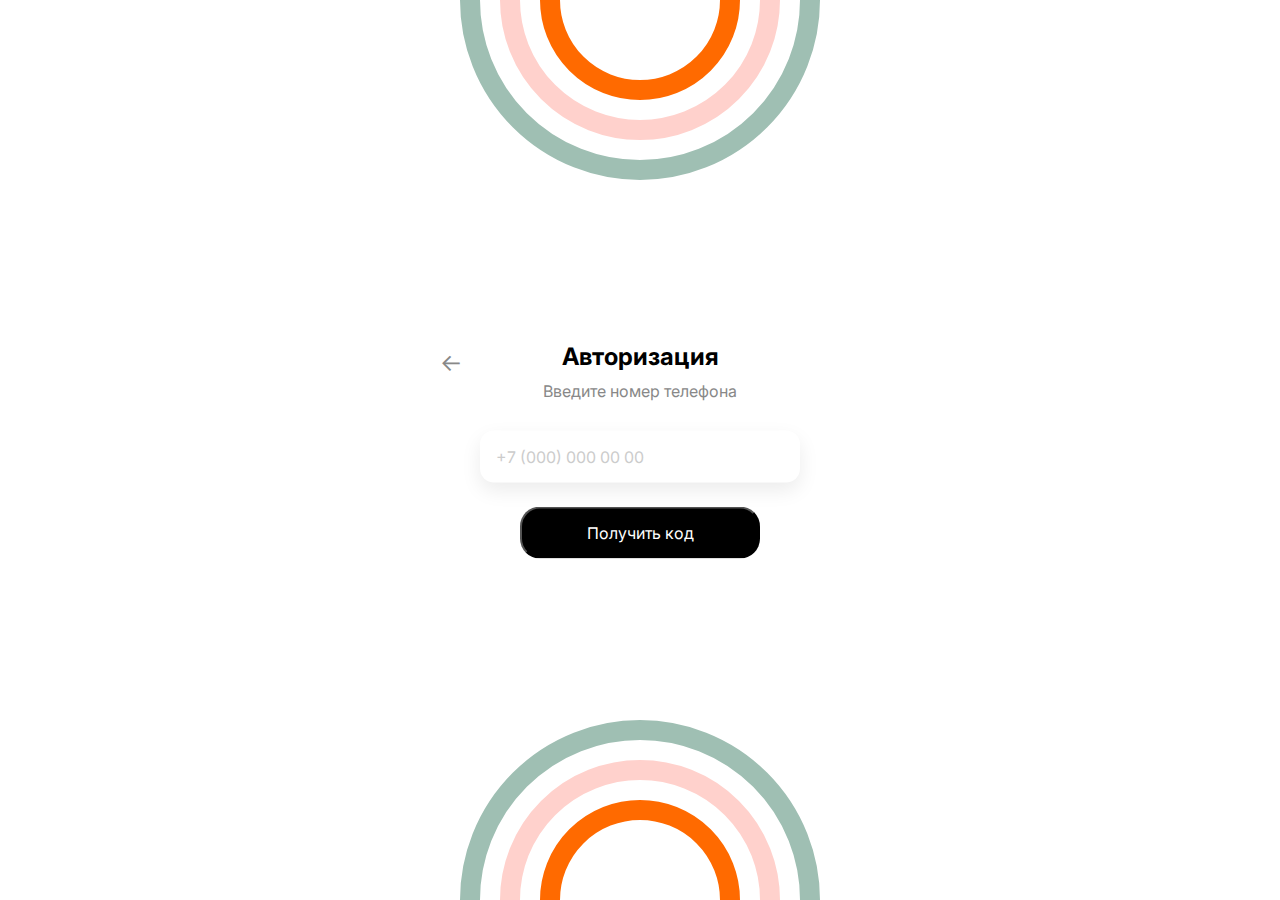
<file: Front/login.html>
<!DOCTYPE html>
<html lang="ru">
<head>
    <meta charset="UTF-8">
    <title>Авторизация</title>
    <meta name="viewport" content="width=device-width, initial-scale=1.0">
    <link rel="stylesheet" href="style_login.css">
    <link rel="preconnect" href="https://fonts.googleapis.com">
    <link rel="preconnect" href="https://fonts.gstatic.com" crossorigin>
    <link href="https://fonts.googleapis.com/css2?family=Inter:ital,opsz,wght@0,14..32,100..900;1,14..32,100..900&display=swap" rel="stylesheet">
</head>
<body>

<div class="screen">

    <!-- Декор сверху -->
    <div class="circles-top">
        <div class="circle green"></div>
        <div class="circle pink"></div>
        <div class="circle orange"></div>
    </div>

    <!-- Контент -->
    <div class="content">
        <a href="index.html" class="back">←</a>

        <h1>Авторизация</h1>
        <p class="subtitle">Введите номер телефона</p>

        <input
            type="tel"
            id="phone"
            placeholder="+7 (000) 000 00 00"
            maxlength="18"
        />

        <button id="sendCodeBtn" class="btn">Получить код</button>
    </div>

    <!-- Декор снизу -->
    <div class="circles-bottom">
        <div class="circle green"></div>
        <div class="circle pink"></div>
        <div class="circle orange"></div>
    </div>

</div>











<script>
const input = document.getElementById('phone');

function formatPhone(value) {
    let digits = value.replace(/\D/g, '');

    if (digits.startsWith('8')) {
        digits = '7' + digits.slice(1);
    }

    if (!digits.startsWith('7')) {
        digits = '7' + digits;
    }

    digits = digits.slice(0, 11);

    let result = '+7';

    if (digits.length > 1) result += ' (' + digits.slice(1, 4);
    if (digits.length >= 4) result += ') ' + digits.slice(4, 7);
    if (digits.length >= 7) result += ' ' + digits.slice(7, 9);
    if (digits.length >= 9) result += ' ' + digits.slice(9, 11);

    return result;
}

input.addEventListener('input', () => {
    input.value = formatPhone(input.value);
});

input.addEventListener('keydown', (e) => {
    if (e.key !== 'Backspace') return;

    const pos = input.selectionStart;

    // если удаляем форматный символ — сдвигаемся влево
    if (pos > 0 && /\D/.test(input.value[pos - 1])) {
        e.preventDefault();
        input.setSelectionRange(pos - 1, pos - 1);
    }
});
</script>








<script>
document.addEventListener('keydown', (e) => {
    if (e.key === 'Enter') {
        document.querySelector('.btn').click();
    }
});
</script>










<script>
document.getElementById('sendCodeBtn').addEventListener('click', () => {
    const phone = document.getElementById('phone').value;

    if (phone.length < 18) {
        alert('Введите номер телефона полностью');
        return;
    }

    // сохраняем телефон
    localStorage.setItem('authPhone', phone);

    // переходим к вводу кода
    window.location.href = 'login2.html';
});
</script>









</body>
</html>
</file>
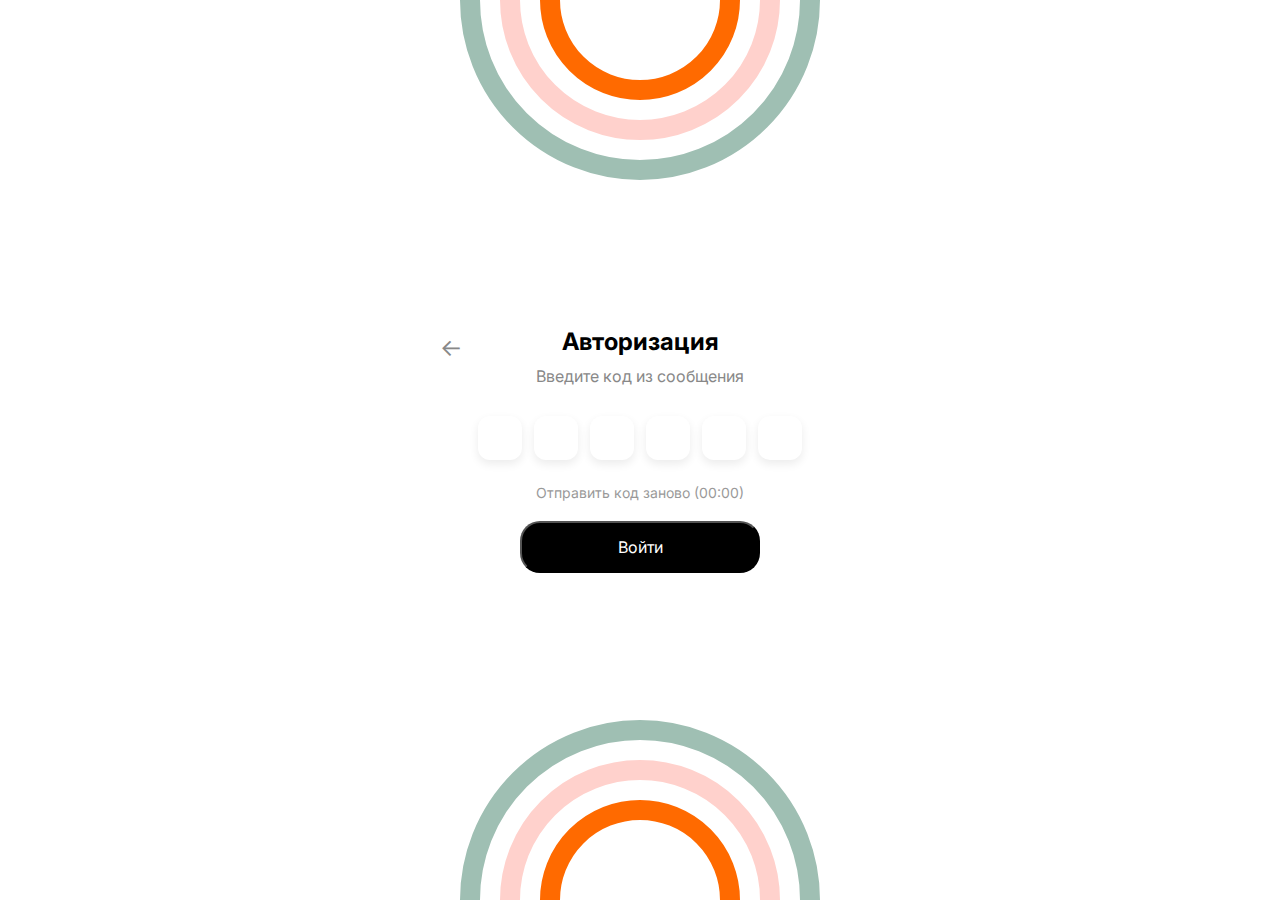
<file: Front/login2.html>
<!DOCTYPE html>
<html lang="ru">
<head>
    <meta charset="UTF-8">
    <title>Авторизация</title>
    <link rel="stylesheet" href="style_login2.css">
    <link rel="stylesheet" href="style_login.css">
    <link rel="preconnect" href="https://fonts.googleapis.com">
    <link rel="preconnect" href="https://fonts.gstatic.com" crossorigin>
    <link href="https://fonts.googleapis.com/css2?family=Inter:ital,opsz,wght@0,14..32,100..900;1,14..32,100..900&display=swap" rel="stylesheet">
</head>
<body>

<div class="screen">
    <!-- КРУГИ СВЕРХУ -->
    <div class="circles-top">
        <div class="circle green"></div>
        <div class="circle pink"></div>
        <div class="circle orange"></div>
    </div>
    <!-- КРУГИ СВЕРХУ -->
    <!-- КОНТЕНТ -->
    <div class="container">

        <a href="index.html" class="back-arrow">←</a>

        <h1>Авторизация</h1>
        <p class="subtitle">Введите код из сообщения</p>
            
        <div class="code-inputs">
            <input type="text" inputmode="numeric" maxlength="1">
            <input type="text" inputmode="numeric" maxlength="1">
            <input type="text" inputmode="numeric" maxlength="1">
            <input type="text" inputmode="numeric" maxlength="1">
            <input type="text" inputmode="numeric" maxlength="1">
            <input type="text" inputmode="numeric" maxlength="1">
        </div>

        <p class="resend">Отправить код заново (00:00)</p>

        <button id="confirmBtn" class="btn">Войти</button>

    </div>
    <!-- КОНТЕНТ -->
    <!-- КРУГИ СНИЗУ -->
    <div class="circles-bottom">
        <div class="circle green"></div>
        <div class="circle pink"></div>
        <div class="circle orange"></div>
    </div>
    <!-- КРУГИ СНИЗУ -->
</div>








<script>
const inputs = document.querySelectorAll('.code-inputs input');

inputs.forEach((input, index) => {

    input.addEventListener('input', () => {
        // оставляем только цифры
        input.value = input.value.replace(/\D/g, '');

        // если ввели цифру — прыгаем дальше
        if (input.value && index < inputs.length - 1) {
            inputs[index + 1].focus();
        }
    });

    input.addEventListener('keydown', (e) => {
        // если Backspace и поле пустое — идём назад
        if (e.key === 'Backspace' && !input.value && index > 0) {
            inputs[index - 1].focus();
        }
    });

});
</script>






<script>
document.addEventListener('keydown', (e) => {
    if (e.key === 'Enter') {
        document.querySelector('.btn').click();
    }
});
</script>







<script>
document.getElementById('confirmBtn').addEventListener('click', async () => {
    const phone = localStorage.getItem('authPhone');
    const normalizedPhone = phone.replace(/\D/g, '');

    if (!phone) {
        alert('Сначала введите номер телефона');
        window.location.href = 'login.html';
        return;
    }

    const inputs = document.querySelectorAll('.code-inputs input');
    let code = '';
    inputs.forEach(i => code += i.value);

    if (code.length < 6) {
        alert('Введите код полностью');
        return;
    }

    try {
        const response = await fetch('http://localhost:5194/api/auth/login', {
            method: 'POST',
            headers: { 'Content-Type': 'application/json' },
            body: JSON.stringify({ phone: normalizedPhone, code })
        });

        if (!response.ok) throw new Error();

        localStorage.setItem('isAuth', 'true');
        localStorage.removeItem('authPhone');

        window.location.href = 'index.html';

    } catch {
        alert('Неверный код');
    }
});
</script>

</body>
</html>
</file>
<file: Front/style_login.css>
* {
    box-sizing: border-box;
    margin: 0;
    padding: 0;
    font-family: "Inter", sans-serif;
    font-optical-sizing: auto;
}

body {
    background: #fff;
    height: 100vh;
}

/* Экран */

.screen {
    position: relative;
    width: 100%;
    height: 100%;
    overflow: hidden;
}

/* Круги */

.circles {
    position: fixed;
    left: 50vw;
    transform: translateX(-50%);
    pointer-events: none;
}

.circles-top {
    position: fixed;
    top: -180px;
    left: 50%;
    transform: translateX(-50%);
    width: 360px;
    height: 360px;
    z-index: 1;
}

.circles-bottom {
    position: fixed;
    bottom: -180px;
    left: 50%;
    transform: translateX(-50%);
    width: 360px;
    height: 360px;
    z-index: 1;
}

.circle {
    position: absolute;
    border-radius: 50%;
    border: 20px solid;
    pointer-events: none;
}

.green {
    width: 360px;
    height: 360px;
    border-color: #9fbfb3;
    top: 0;
    left: 0;
}

.pink {
    width: 280px;
    height: 280px;
    border-color: #ffd1cc;
    top: 40px;
    left: 40px;
}

.orange {
    width: 200px;
    height: 200px;
    border-color: #ff6a00;
    top: 80px;
    left: 80px;
}

/* Контент */

.content {
    position: relative;
    z-index: 2;
    max-width: 320px;
    margin: 0 auto;
    top: 50%;
    transform: translateY(-50%);
    text-align: center;
}

.back {
    position: absolute;
    left: -40px;
    top: 6px;
    font-size: 24px;
    color: #888;
    cursor: pointer;
    user-select: none;
    text-decoration: none;
    transition: transform 0.2s ease, color 0.2s ease;
}

.back:hover {
    transform: translateX(-4px);
    color: #000;
}

.back:active {
    transform: translateX(-2px);
}

h1 {
    font-size: 24px;
    margin-bottom: 10px;
}

.subtitle {
    color: #888;
    margin-bottom: 30px;
}

input {
    width: 100%;
    height: 52px;
    border: none;
    border-radius: 14px;
    padding: 0 16px;
    font-size: 16px;
    background: #fff;
    box-shadow: 0 8px 20px rgba(0, 0, 0, 0.08);
    margin-bottom: 24px;
    caret-color: #000;
}

input::placeholder {
    color: #ccc;
}

.btn {
    display: inline-block;
    width: 240px;
    padding: 14px 0;
    background: #000;
    color: #fff;
    border-radius: 20px;
    text-decoration: none;
    font-size: 16px;
    transition: transform 0.2s ease, box-shadow 0.2s ease;
}

.btn:hover {
    transform: scale(1.05);
    box-shadow: 0 10px 20px rgba(0,0,0,0.2);
}

.btn:active {
    transform: scale(0.97);
}
</file>
<file: Front/style_login2.css>
* {
    box-sizing: border-box;
    margin: 0;
    padding: 0;
    font-family: "Inter", sans-serif;
    font-optical-sizing: auto;
}

body {
    background: #fff;
    height: 100vh;
}

/*  ЭКРАН  */
.screen {
    position: relative;
    width: 100%;
    height: 100%;
    overflow: hidden;
}

/* ===== КРУГИ ===== */
.circles {
    position: fixed;
    left: 50vw;
    transform: translateX(-50%);
    pointer-events: none;
}

.circles-top {
    position: fixed;
    top: -180px;
    left: 50%;
    transform: translateX(-50%);
    width: 360px;
    height: 360px;
    z-index: 1;
}

.circles-bottom {
    position: fixed;
    bottom: -180px;
    left: 50%;
    transform: translateX(-50%);
    width: 360px;
    height: 360px;
    z-index: 1;
}

.circle {
    position: absolute;
    border-radius: 50%;
    border: 20px solid;
    pointer-events: none;
}

.green {
    width: 360px;
    height: 360px;
    border-color: #9fbfb3;
    top: 0;
    left: 0;
}

.pink {
    width: 280px;
    height: 280px;
    border-color: #ffd1cc;
    top: 40px;
    left: 40px;
}

.orange {
    width: 200px;
    height: 200px;
    border-color: #ff6a00;
    top: 80px;
    left: 80px;
}


/* ===== КОНТЕНТ ===== */
.container {
    position: relative;
    z-index: 2;
    max-width: 320px;
    margin: 0 auto;
    top: 50%;
    transform: translateY(-50%);
    text-align: center;
}

.back-arrow {
    position: absolute;
    left: -40px;
    top: 6px;
    font-size: 24px;
    color: #888;
    cursor: pointer;
    user-select: none;
    text-decoration: none;
    transition: transform 0.2s ease, color 0.2s ease;
}

h1 {
    font-size: 24px;
    margin-bottom: 10px;
}

.subtitle {
    color: #888;
    margin-bottom: 30px;
}

/* ===== КОД ===== */
.code-inputs {
    display: flex;
    justify-content: center;
    gap: 12px;
    /* margin-bottom: 20px; */
}

.code-inputs input {
    width: 44px;
    height: 44px;
    border-radius: 12px;
    border: none;
    background: #fff;
    box-shadow: 0 4px 10px rgba(0,0,0,0.08);
    font-size: 18px;
    text-align: center;
    outline: none;
    caret-color: transparent;
}

/* ===== ТЕКСТ ===== */
.resend {
    font-size: 14px;
    color: #999;
    margin-bottom: 20px;
}

/* ===== КНОПКА ===== */
.btn {
    display: inline-block;
    width: 240px;
    padding: 14px 0;
    background: #000;
    color: #fff;
    border-radius: 20px;
    text-decoration: none;
    font-size: 16px;
    transition: transform 0.2s ease, box-shadow 0.2s ease;
}

.btn:hover {
    transform: scale(1.05);
    box-shadow: 0 10px 20px rgba(0,0,0,0.2);
}

.btn:active {
    transform: scale(0.97);
}
</file>
